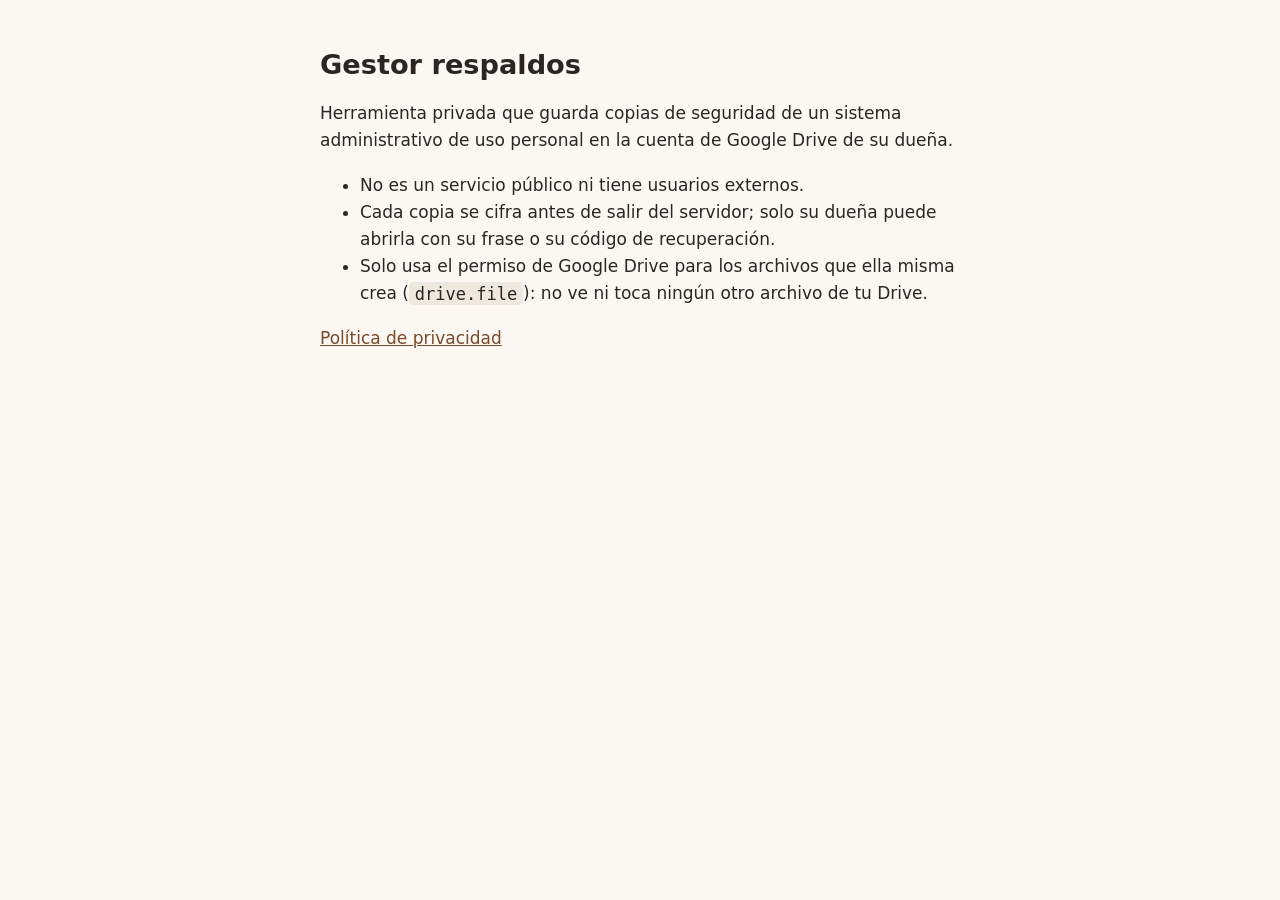
<file: index.html>
<!doctype html>
<html lang="es-MX">
<head>
<meta charset="utf-8">
<meta name="viewport" content="width=device-width, initial-scale=1">
<title>Gestor respaldos</title>
<link rel="stylesheet" href="style.css">
</head>
<body>
<h1>Gestor respaldos</h1>
<p>Herramienta privada que guarda copias de seguridad de un sistema administrativo de uso personal en la cuenta de Google Drive de su dueña.</p>
<ul>
<li>No es un servicio público ni tiene usuarios externos.</li>
<li>Cada copia se cifra antes de salir del servidor; solo su dueña puede abrirla con su frase o su código de recuperación.</li>
<li>Solo usa el permiso de Google Drive para los archivos que ella misma crea (<code>drive.file</code>): no ve ni toca ningún otro archivo de tu Drive.</li>
</ul>
<p><a href="privacidad.html">Política de privacidad</a></p>
</body>
</html>
</file>
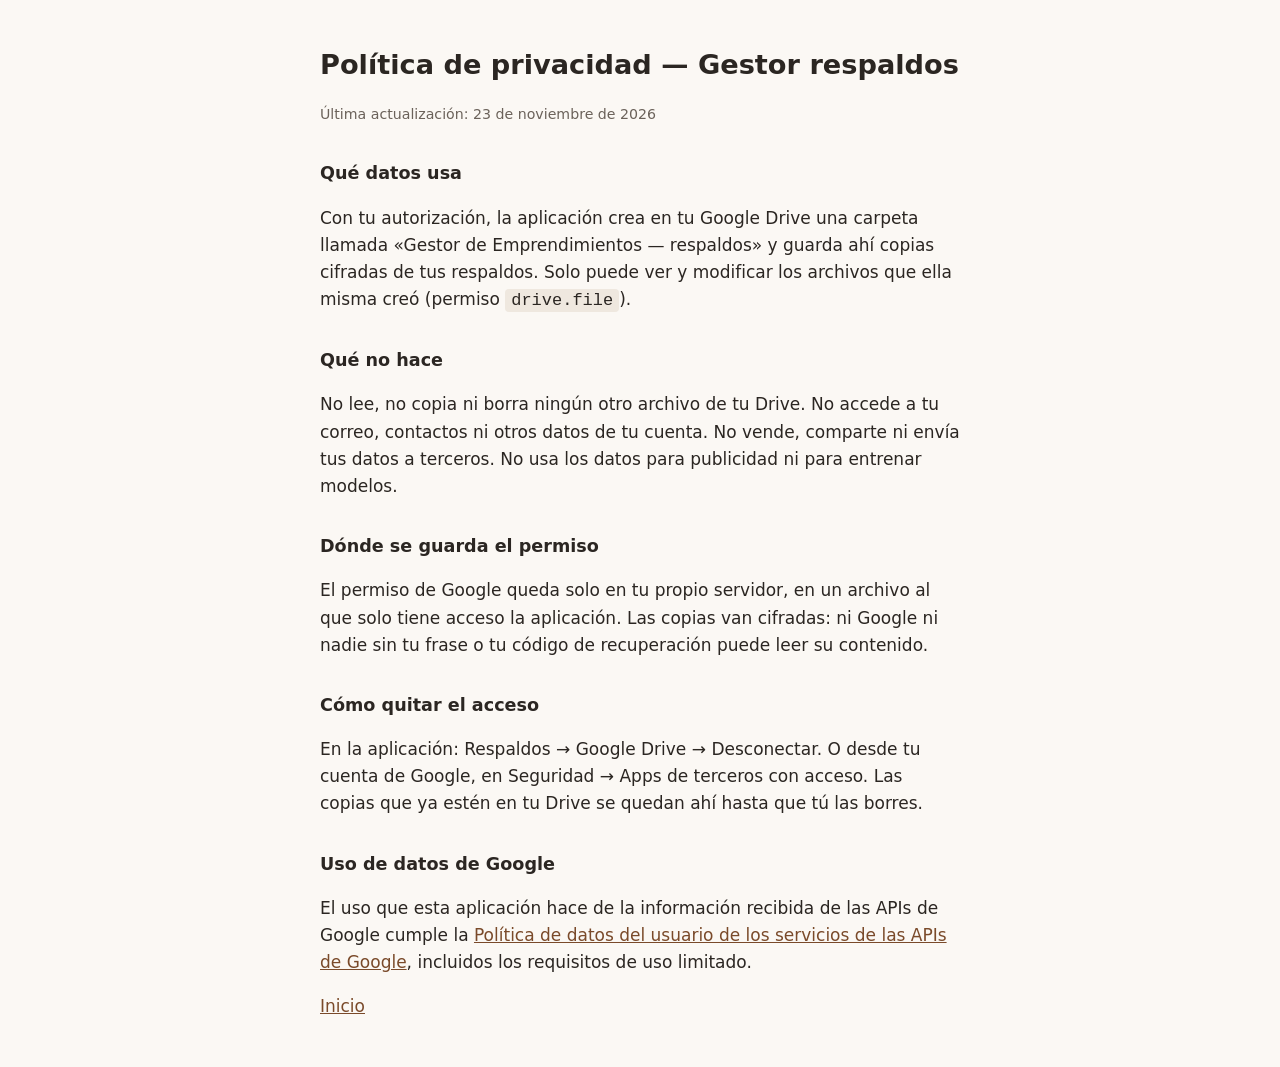
<file: privacidad.html>
<!doctype html>
<html lang="es-MX">
<head>
<meta charset="utf-8">
<meta name="viewport" content="width=device-width, initial-scale=1">
<title>Política de privacidad — Gestor respaldos</title>
<link rel="stylesheet" href="style.css">
</head>
<body>
<h1>Política de privacidad — Gestor respaldos</h1>
<p><small>Última actualización: 23 de noviembre de 2026</small></p>

<h2>Qué datos usa</h2>
<p>Con tu autorización, la aplicación crea en tu Google Drive una carpeta llamada «Gestor de Emprendimientos — respaldos» y guarda ahí copias cifradas de tus respaldos. Solo puede ver y modificar los archivos que ella misma creó (permiso <code>drive.file</code>).</p>

<h2>Qué no hace</h2>
<p>No lee, no copia ni borra ningún otro archivo de tu Drive. No accede a tu correo, contactos ni otros datos de tu cuenta. No vende, comparte ni envía tus datos a terceros. No usa los datos para publicidad ni para entrenar modelos.</p>

<h2>Dónde se guarda el permiso</h2>
<p>El permiso de Google queda solo en tu propio servidor, en un archivo al que solo tiene acceso la aplicación. Las copias van cifradas: ni Google ni nadie sin tu frase o tu código de recuperación puede leer su contenido.</p>

<h2>Cómo quitar el acceso</h2>
<p>En la aplicación: Respaldos → Google Drive → Desconectar. O desde tu cuenta de Google, en Seguridad → Apps de terceros con acceso. Las copias que ya estén en tu Drive se quedan ahí hasta que tú las borres.</p>

<h2>Uso de datos de Google</h2>
<p>El uso que esta aplicación hace de la información recibida de las APIs de Google cumple la <a href="https://developers.google.com/terms/api-services-user-data-policy">Política de datos del usuario de los servicios de las APIs de Google</a>, incluidos los requisitos de uso limitado.</p>

<p><a href="index.html">Inicio</a></p>
</body>
</html>
</file>
<file: style.css>
body{font:17px/1.6 system-ui,-apple-system,"Segoe UI",sans-serif;max-width:40rem;margin:3rem auto;padding:0 1.25rem;color:#2b2622;background:#fbf8f4}
h1{font-size:1.7rem;line-height:1.25}h2{font-size:1.1rem;margin-top:2rem}
a{color:#7a4a2a}code{background:#efe8df;padding:.1em .35em;border-radius:4px}
small{color:#6b625a}
</file>
